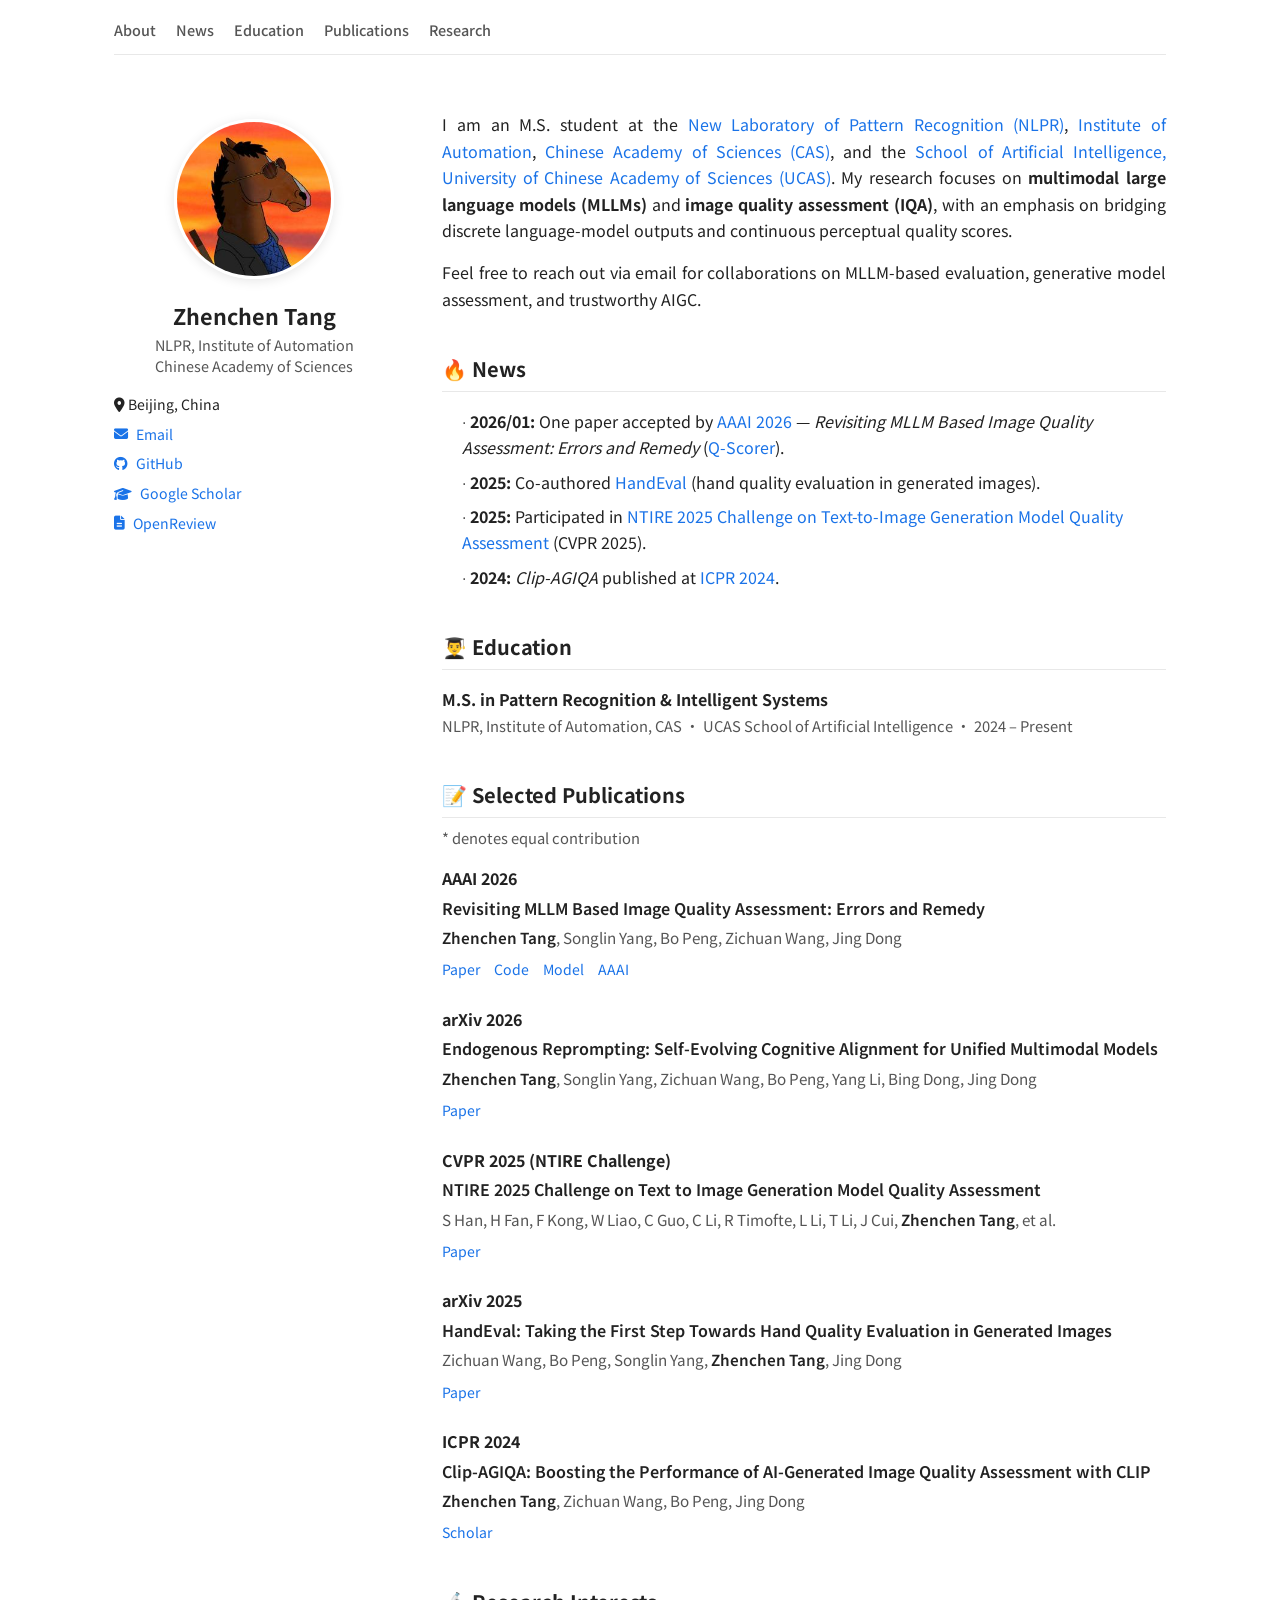
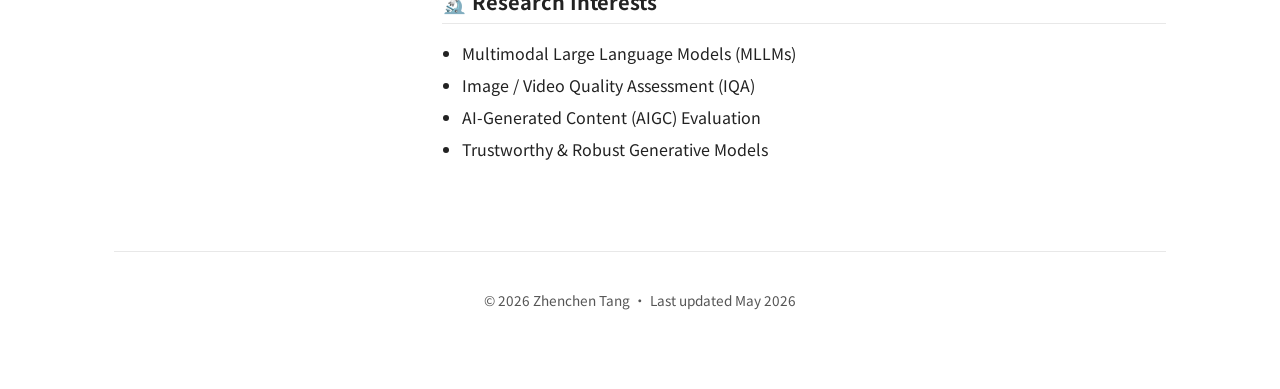
<file: index.html>
<!DOCTYPE html>
<html lang="en">
<head>
  <meta charset="utf-8">
  <meta name="viewport" content="width=device-width, initial-scale=1">
  <meta name="description" content="Zhenchen Tang — Research on MLLM and Image Quality Assessment at NLPR, CASIA">
  <meta name="author" content="Zhenchen Tang">
  <meta property="og:title" content="Zhenchen Tang">
  <meta property="og:type" content="website">
  <meta property="og:url" content="https://2kxx.github.io/">
  <title>Zhenchen Tang - Homepage</title>
  <link rel="preconnect" href="https://fonts.googleapis.com">
  <link rel="preconnect" href="https://fonts.gstatic.com" crossorigin>
  <link href="https://fonts.googleapis.com/css2?family=Noto+Sans+SC:wght@400;500;700&display=swap" rel="stylesheet">
  <link rel="stylesheet" href="https://cdnjs.cloudflare.com/ajax/libs/font-awesome/6.5.1/css/all.min.css" crossorigin="anonymous">
  <link rel="stylesheet" href="/css/academic.css">
  <link rel="icon" href="/images/avatar.jpg" type="image/jpeg">
</head>
<body>
  <div class="page">
    <header class="masthead">
      <nav aria-label="Main">
        <ul>
          <li><a href="#about-me">About</a></li>
          <li><a href="#news">News</a></li>
          <li><a href="#education">Education</a></li>
          <li><a href="#publication">Publications</a></li>
          <li><a href="#research">Research</a></li>
        </ul>
      </nav>
    </header>

    <aside class="sidebar" id="about-me">
      <div class="profile-box">
        <div class="author__avatar">
          <img src="/images/avatar.jpg" alt="Zhenchen Tang" width="160" height="160">
        </div>
        <h1 class="author__name">Zhenchen Tang</h1>
        <p class="author__bio">NLPR, Institute of Automation<br>Chinese Academy of Sciences</p>
        <ul class="author__urls">
          <li><i class="fa-solid fa-location-dot" aria-hidden="true"></i> Beijing, China</li>
          <li><a href="mailto:tangzhenchen2024@ia.ac.cn"><i class="fa-solid fa-envelope" aria-hidden="true"></i> Email</a></li>
          <li><a href="https://github.com/2kxx"><i class="fa-brands fa-github" aria-hidden="true"></i> GitHub</a></li>
          <li><a href="https://scholar.google.com/citations?user=Cy1B3aIAAAAJ"><i class="fa-solid fa-graduation-cap" aria-hidden="true"></i> Google Scholar</a></li>
          <li><a href="https://openreview.net/profile?id=~Zhenchen_Tang2"><i class="fa-solid fa-file-lines" aria-hidden="true"></i> OpenReview</a></li>
        </ul>
        <div class="author__urls-sm">
          <a href="mailto:tangzhenchen2024@ia.ac.cn" title="Email"><i class="fa-solid fa-envelope"></i></a>
          <a href="https://github.com/2kxx" title="GitHub"><i class="fa-brands fa-github"></i></a>
          <a href="https://scholar.google.com/citations?user=Cy1B3aIAAAAJ" title="Google Scholar"><i class="fa-solid fa-graduation-cap"></i></a>
        </div>
      </div>
    </aside>

    <main class="content">
      <section id="intro">
        <p>
          I am an M.S. student at the <a href="http://www.nlpr.ia.ac.cn/">New Laboratory of Pattern Recognition (NLPR)</a>,
          <a href="http://www.ia.cas.cn/">Institute of Automation</a>, <a href="https://www.cas.cn/">Chinese Academy of Sciences (CAS)</a>,
          and the <a href="https://ai.ucas.ac.cn/">School of Artificial Intelligence, University of Chinese Academy of Sciences (UCAS)</a>.
          My research focuses on <strong>multimodal large language models (MLLMs)</strong> and <strong>image quality assessment (IQA)</strong>,
          with an emphasis on bridging discrete language-model outputs and continuous perceptual quality scores.
        </p>
        <p>
          Feel free to reach out via email for collaborations on MLLM-based evaluation, generative model assessment, and trustworthy AIGC.
        </p>
      </section>

      <section id="news">
        <h2>🔥 News</h2>
        <ul class="news-list">
          <li><strong>2026/01:</strong> One paper accepted by <a href="https://aaai.org/conference/aaai/aaai-26/">AAAI 2026</a> — <em>Revisiting MLLM Based Image Quality Assessment: Errors and Remedy</em> (<a href="https://github.com/2kxx/Q-Scorer">Q-Scorer</a>).</li>
          <li><strong>2025:</strong> Co-authored <a href="https://arxiv.org/abs/2510.08978">HandEval</a> (hand quality evaluation in generated images).</li>
          <li><strong>2025:</strong> Participated in <a href="https://arxiv.org/abs/2504.09606">NTIRE 2025 Challenge on Text-to-Image Generation Model Quality Assessment</a> (CVPR 2025).</li>
          <li><strong>2024:</strong> <em>Clip-AGIQA</em> published at <a href="https://icpr2024.org/">ICPR 2024</a>.</li>
        </ul>
      </section>

      <section id="education">
        <h2>👨‍🎓 Education</h2>
        <div class="education-item">
          <strong>M.S. in Pattern Recognition &amp; Intelligent Systems</strong>
          <span>NLPR, Institute of Automation, CAS · UCAS School of Artificial Intelligence · 2024 – Present</span>
        </div>
      </section>

      <section id="publication">
        <h2>📝 Selected Publications</h2>
        <p style="font-size:0.92rem;color:var(--text-muted);margin-top:-0.5rem;">* denotes equal contribution</p>

        <article class="pub-item">
          <div class="pub-venue">AAAI 2026</div>
          <div class="pub-title">Revisiting MLLM Based Image Quality Assessment: Errors and Remedy</div>
          <div class="pub-authors"><strong>Zhenchen Tang</strong>, Songlin Yang, Bo Peng, Zichuan Wang, Jing Dong</div>
          <div class="pub-links">
            <a href="https://arxiv.org/abs/2511.07812">Paper</a>
            <a href="https://github.com/2kxx/Q-Scorer">Code</a>
            <a href="https://huggingface.co/2kxx/Qscorer_lora_5_1">Model</a>
            <a href="https://ojs.aaai.org/index.php/AAAI/article/view/37908">AAAI</a>
          </div>
        </article>

        <article class="pub-item">
          <div class="pub-venue">arXiv 2026</div>
          <div class="pub-title">Endogenous Reprompting: Self-Evolving Cognitive Alignment for Unified Multimodal Models</div>
          <div class="pub-authors"><strong>Zhenchen Tang</strong>, Songlin Yang, Zichuan Wang, Bo Peng, Yang Li, Bing Dong, Jing Dong</div>
          <div class="pub-links">
            <a href="https://arxiv.org/abs/2601.20305">Paper</a>
          </div>
        </article>

        <article class="pub-item">
          <div class="pub-venue">CVPR 2025 (NTIRE Challenge)</div>
          <div class="pub-title">NTIRE 2025 Challenge on Text to Image Generation Model Quality Assessment</div>
          <div class="pub-authors">S Han, H Fan, F Kong, W Liao, C Guo, C Li, R Timofte, L Li, T Li, J Cui, <strong>Zhenchen Tang</strong>, et al.</div>
          <div class="pub-links">
            <a href="https://arxiv.org/abs/2504.09606">Paper</a>
          </div>
        </article>

        <article class="pub-item">
          <div class="pub-venue">arXiv 2025</div>
          <div class="pub-title">HandEval: Taking the First Step Towards Hand Quality Evaluation in Generated Images</div>
          <div class="pub-authors">Zichuan Wang, Bo Peng, Songlin Yang, <strong>Zhenchen Tang</strong>, Jing Dong</div>
          <div class="pub-links">
            <a href="https://arxiv.org/abs/2510.08978">Paper</a>
          </div>
        </article>

        <article class="pub-item">
          <div class="pub-venue">ICPR 2024</div>
          <div class="pub-title">Clip-AGIQA: Boosting the Performance of AI-Generated Image Quality Assessment with CLIP</div>
          <div class="pub-authors"><strong>Zhenchen Tang</strong>, Zichuan Wang, Bo Peng, Jing Dong</div>
          <div class="pub-links">
            <a href="https://scholar.google.com/citations?view_op=view_citation&hl=en&user=Cy1B3aIAAAAJ&citation_for_view=Cy1B3aIAAAAJ:u5HHmVD_uO8C">Scholar</a>
          </div>
        </article>
      </section>

      <section id="research">
        <h2>🔬 Research Interests</h2>
        <ul>
          <li>Multimodal Large Language Models (MLLMs)</li>
          <li>Image / Video Quality Assessment (IQA)</li>
          <li>AI-Generated Content (AIGC) Evaluation</li>
          <li>Trustworthy &amp; Robust Generative Models</li>
        </ul>
      </section>
    </main>

    <footer class="site-footer">
      <p>&copy; 2026 Zhenchen Tang · Last updated May 2026</p>
    </footer>
  </div>
</body>
</html>
</file>
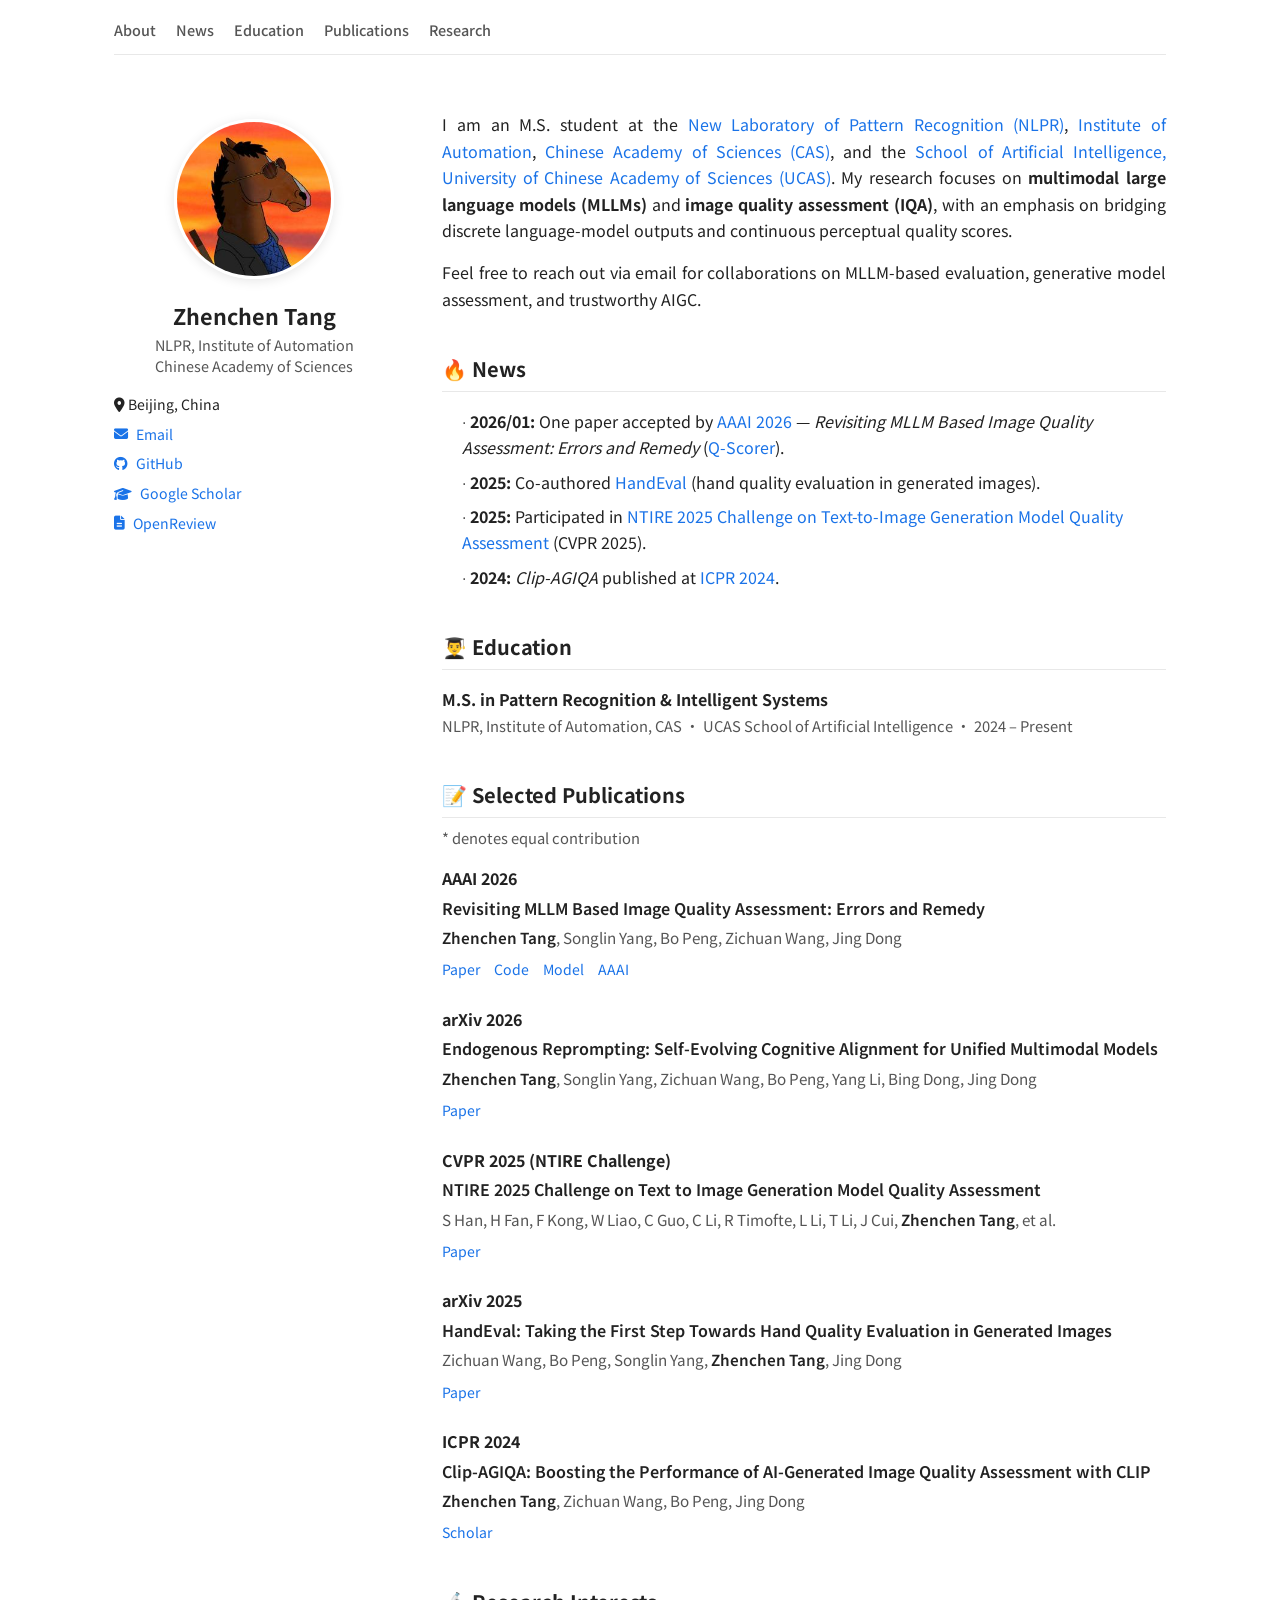
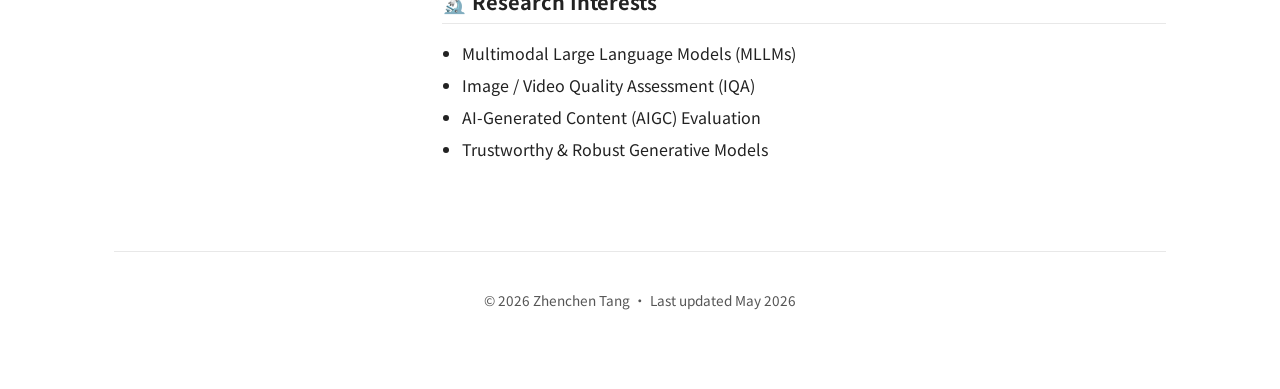
<file: archives/index.html>
<!DOCTYPE html>
<html lang="en">
<head>
  <meta charset="utf-8">
  <meta http-equiv="refresh" content="0; url=/">
  <link rel="canonical" href="https://2kxx.github.io/">
  <title>Redirecting…</title>
  <script>location.replace("/");</script>
</head>
<body>
  <p>Redirecting to <a href="/">homepage</a>…</p>
</body>
</html>
</file>
<file: css/academic.css>
/* Academic personal homepage — inspired by academicpages layout */

:root {
  --text: #222;
  --text-muted: #555;
  --link: #1a73e8;
  --link-hover: #0d47a1;
  --border: #e8e8e8;
  --sidebar-bg: #fafafa;
  --max-width: 1100px;
  --sidebar-width: 280px;
  --font: "Noto Sans SC", -apple-system, BlinkMacSystemFont, "Segoe UI", Roboto, Helvetica, Arial, sans-serif;
}

*,
*::before,
*::after {
  box-sizing: border-box;
}

html {
  scroll-behavior: smooth;
}

body {
  margin: 0;
  font-family: var(--font);
  font-size: 16px;
  line-height: 1.65;
  color: var(--text);
  background: #fff;
  -webkit-font-smoothing: antialiased;
}

a {
  color: var(--link);
  text-decoration: none;
}

a:hover {
  color: var(--link-hover);
  text-decoration: underline;
}

.page {
  max-width: var(--max-width);
  margin: 0 auto;
  padding: 0 24px 64px;
  display: grid;
  grid-template-columns: var(--sidebar-width) 1fr;
  gap: 48px;
  align-items: start;
}

/* Top nav */
.masthead {
  grid-column: 1 / -1;
  border-bottom: 1px solid var(--border);
  margin-bottom: 8px;
  padding-top: 16px;
}

.masthead nav ul {
  list-style: none;
  margin: 0;
  padding: 0 0 12px;
  display: flex;
  flex-wrap: wrap;
  gap: 4px 20px;
}

.masthead nav a {
  font-size: 0.9rem;
  font-weight: 500;
  color: var(--text-muted);
  text-decoration: none;
}

.masthead nav a:hover {
  color: var(--link);
  text-decoration: none;
}

/* Sidebar */
.sidebar {
  position: sticky;
  top: 24px;
  padding-top: 8px;
}

.profile-box {
  text-align: center;
}

.author__avatar img {
  width: 160px;
  height: 160px;
  border-radius: 50%;
  object-fit: cover;
  border: 3px solid #fff;
  box-shadow: 0 2px 12px rgba(0, 0, 0, 0.1);
}

.author__name {
  margin: 16px 0 4px;
  font-size: 1.35rem;
  font-weight: 700;
  line-height: 1.3;
}

.author__bio {
  margin: 0 0 16px;
  font-size: 0.9rem;
  color: var(--text-muted);
  line-height: 1.5;
}

.author__urls {
  list-style: none;
  margin: 0;
  padding: 0;
  text-align: left;
  font-size: 0.88rem;
}

.author__urls li {
  margin: 6px 0;
  padding: 0;
}

.author__urls a {
  display: inline-flex;
  align-items: center;
  gap: 8px;
}

.author__urls-sm {
  display: none;
  justify-content: center;
  gap: 16px;
  margin-top: 12px;
  font-size: 1.25rem;
}

.author__urls-sm a {
  color: var(--text-muted);
}

.author__urls-sm a:hover {
  color: var(--link);
  text-decoration: none;
}

/* Main content */
.content section {
  margin-bottom: 2.5rem;
}

.content h2 {
  font-size: 1.25rem;
  font-weight: 700;
  margin: 0 0 1rem;
  padding-bottom: 0.35rem;
  border-bottom: 1px solid var(--border);
}

.content p {
  margin: 0 0 1em;
}

.content #intro p {
  text-align: justify;
}

.pub-links a,
.content a[href^="http"] {
  target-new: tab;
}

.content ul {
  margin: 0 0 1em;
  padding-left: 1.25em;
}

.content li {
  margin-bottom: 0.35em;
}

.news-list {
  list-style: none;
  padding: 0;
  margin: 0;
}

.news-list li {
  margin-bottom: 0.5em;
  padding-left: 0;
}

.news-list li::before {
  content: "∙ ";
  color: var(--text-muted);
}

/* Publications */
.pub-item {
  margin-bottom: 1.5rem;
}

.pub-venue {
  font-weight: 700;
  color: var(--text);
  margin-bottom: 0.2em;
}

.pub-title {
  font-weight: 600;
  margin-bottom: 0.25em;
}

.pub-authors {
  font-size: 0.95rem;
  color: var(--text-muted);
  margin-bottom: 0.35em;
}

.pub-authors strong {
  color: var(--text);
  font-weight: 600;
}

.pub-links a {
  font-size: 0.88rem;
  margin-right: 10px;
}

.pub-links a::after {
  content: "";
}

.education-item {
  margin-bottom: 1.25rem;
}

.education-item strong {
  display: block;
  font-size: 1rem;
}

.education-item span {
  color: var(--text-muted);
  font-size: 0.92rem;
}

.site-footer {
  grid-column: 1 / -1;
  text-align: center;
  font-size: 0.85rem;
  color: var(--text-muted);
  padding-top: 24px;
  border-top: 1px solid var(--border);
}

@media (max-width: 860px) {
  .page {
    grid-template-columns: 1fr;
    gap: 24px;
  }

  .sidebar {
    position: static;
    border-bottom: 1px solid var(--border);
    padding-bottom: 24px;
  }

  .author__urls {
    display: none;
  }

  .author__urls-sm {
    display: flex;
  }

  .masthead nav ul {
    justify-content: center;
  }
}
</file>
